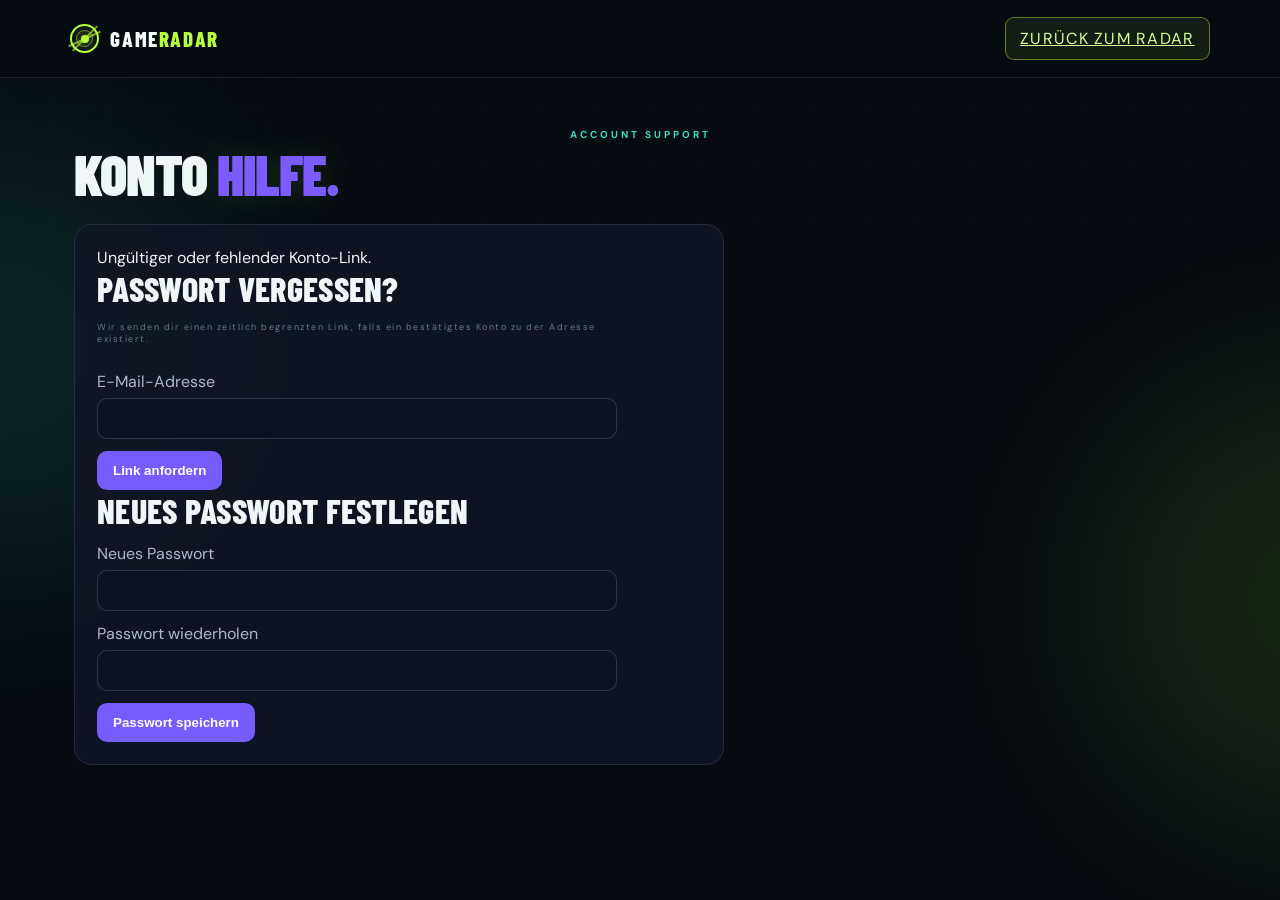
<file: account.html>
<!doctype html>
<html lang="de"><head><meta charset="utf-8"><meta name="viewport" content="width=device-width,initial-scale=1"><meta name="theme-color" content="#070b12"><title>Konto-Hilfe · GameRadar</title><link rel="stylesheet" href="/style.css"><link rel="icon" href="/icon.svg"></head>
<body><div class="ambient ambient-one"></div><div class="ambient ambient-two"></div><header class="topbar"><a class="brand" href="/"><span class="brand-mark"><span></span><i></i></span><span>GAME<span>RADAR</span></span></a><div class="account-area"><a class="login-button" href="/">ZURÜCK ZUM RADAR</a></div></header>
<main class="account-page"><div class="eyebrow">ACCOUNT SUPPORT</div><h1 class="page-title">Konto <span>Hilfe.</span></h1><section class="profile-panel account-action-panel"><div id="accountActionStatus" role="status">Lade …</div><form id="forgotForm" class="profile-form" hidden><h2>Passwort vergessen?</h2><p class="section-note">Wir senden dir einen zeitlich begrenzten Link, falls ein bestätigtes Konto zu der Adresse existiert.</p><label>E-Mail-Adresse<input id="forgotEmail" type="email" maxlength="254" required autocomplete="email"></label><button class="primary-action" type="submit">Link anfordern</button></form><form id="resetForm" class="profile-form" hidden><h2>Neues Passwort festlegen</h2><label>Neues Passwort<input id="newPassword" type="password" minlength="10" maxlength="200" required autocomplete="new-password"></label><label>Passwort wiederholen<input id="confirmPassword" type="password" minlength="10" maxlength="200" required autocomplete="new-password"></label><button class="primary-action" type="submit">Passwort speichern</button></form></section></main><script src="/account.js"></script></body></html>
</file>
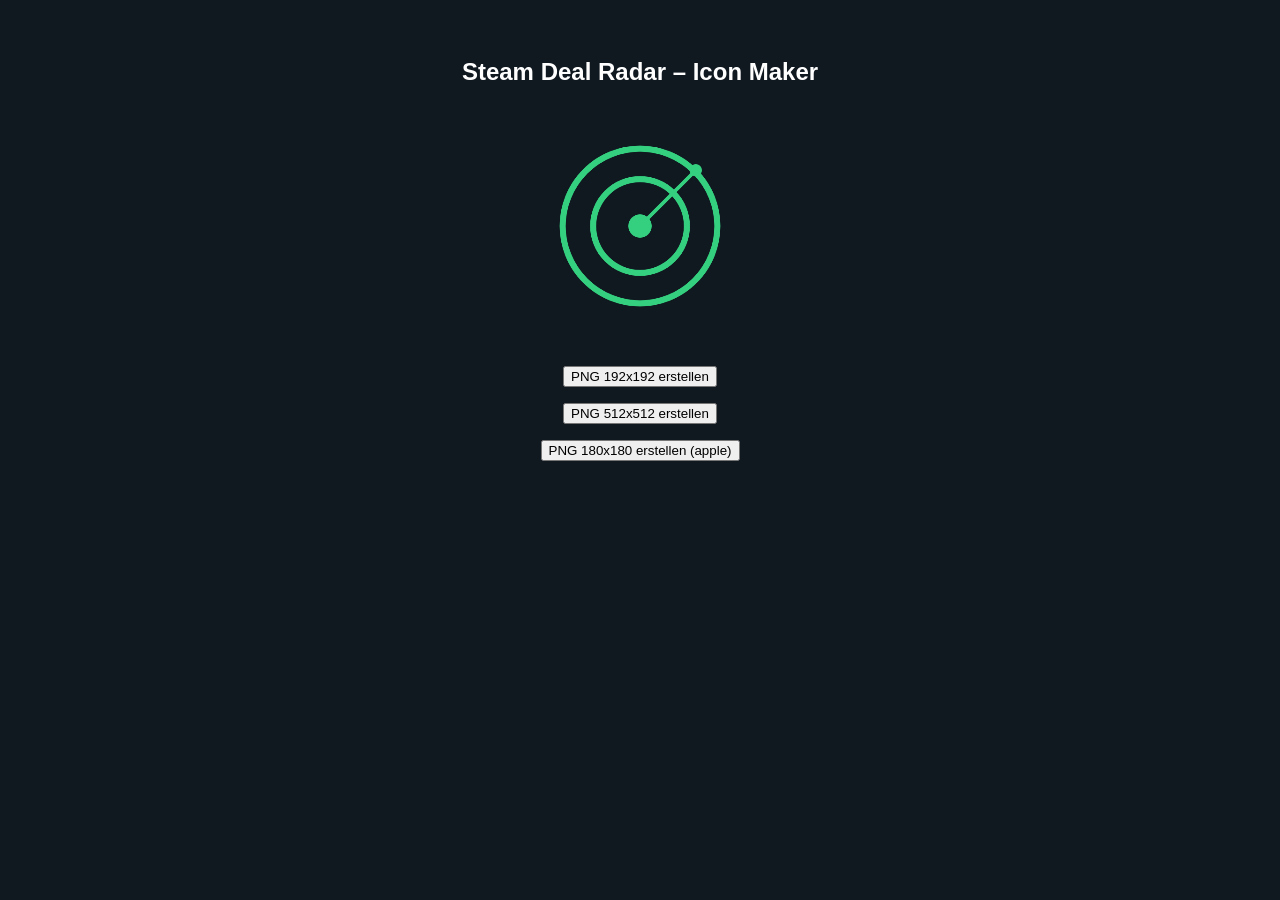
<file: icon-maker.html>
<!DOCTYPE html>
<html lang="de">
<head>
<meta charset="UTF-8">
<meta name="viewport" content="width=device-width, initial-scale=1">
<title>Steam Deal Radar Icon Maker</title>
</head>
<body style="background:#101820;color:white;font-family:Arial;text-align:center;padding:30px">

<h2>Steam Deal Radar – Icon Maker</h2>
<canvas id="icon" width="512" height="512" style="width:240px;max-width:80%;border-radius:25px"></canvas>

<p>
<button onclick="downloadIcon(192)">PNG 192x192 erstellen</button>
</p>
<p>
<button onclick="downloadIcon(512)">PNG 512x512 erstellen</button>
</p>
<p>
<button onclick="downloadIcon(180)">PNG 180x180 erstellen (apple)</button>
</p>

<script>
const canvas = document.getElementById("icon");
const ctx = canvas.getContext("2d");

function drawIcon() {
    ctx.fillStyle = "#101820";
    ctx.fillRect(0, 0, 512, 512);

    // Radar-Ringe
    ctx.strokeStyle = "#35d07f";
    ctx.lineWidth = 13;

    [100, 165].forEach(radius => {
        ctx.beginPath();
        ctx.arc(256, 256, radius, 0, Math.PI * 2);
        ctx.stroke();
    });

    // Radar-Achsen
    ctx.lineWidth = 8;
    ctx.beginPath();
    ctx.moveTo(256, 256);
    ctx.lineTo(375, 137);
    ctx.stroke();

    // Radar-Punkt
    ctx.fillStyle = "#35d07f";
    ctx.beginPath();
    ctx.arc(256, 256, 25, 0, Math.PI * 2);
    ctx.fill();

    // Zielpunkt
    ctx.beginPath();
    ctx.arc(375, 137, 13, 0, Math.PI * 2);
    ctx.fill();
}

function downloadIcon(size) {
    const output = document.createElement("canvas");
    output.width = size;
    output.height = size;

    const context = output.getContext("2d");
    context.drawImage(canvas, 0, 0, size, size);

    const link = document.createElement("a");
    link.download = `icon-${size}.png`;
    link.href = output.toDataURL("image/png");
    link.click();
}

drawIcon();
</script>

</body>
</html>
</file>
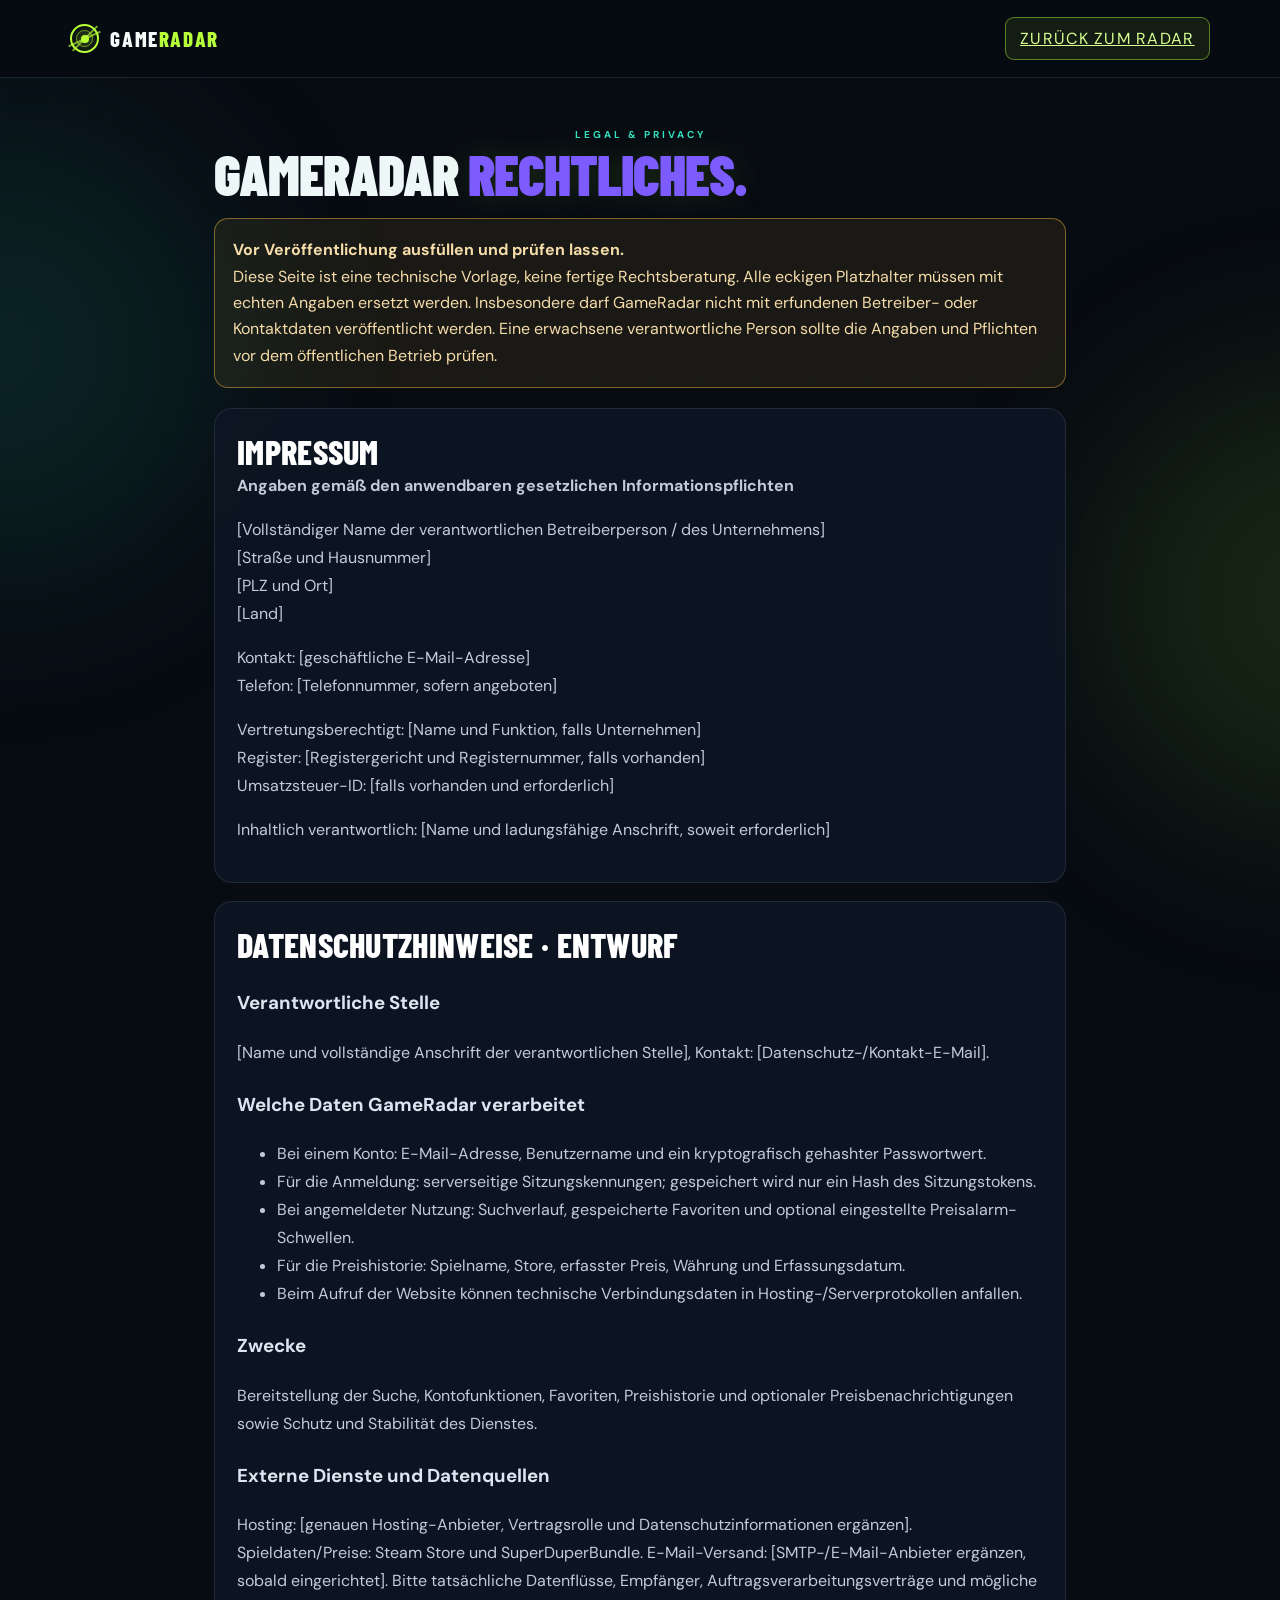
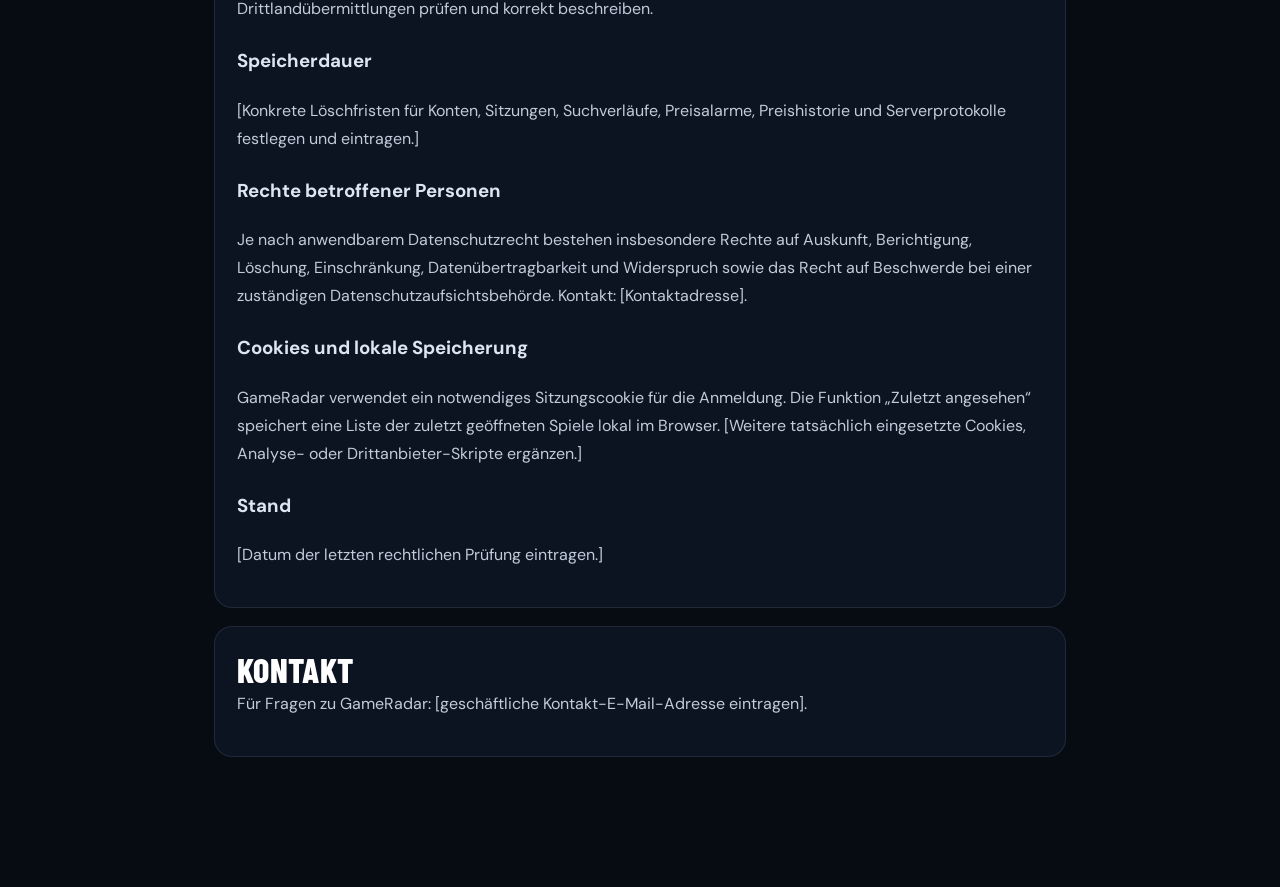
<file: legal.html>
<!doctype html>
<html lang="de"><head><meta charset="utf-8"><meta name="viewport" content="width=device-width,initial-scale=1"><meta name="theme-color" content="#070b12"><title>Rechtliches · GameRadar</title><link rel="stylesheet" href="/style.css"><link rel="icon" href="/icon.svg"></head>
<body><div class="ambient ambient-one"></div><div class="ambient ambient-two"></div><header class="topbar"><a class="brand" href="/"><span class="brand-mark"><span></span><i></i></span><span>GAME<span>RADAR</span></span></a><div class="account-area"><a class="login-button" href="/">ZURÜCK ZUM RADAR</a></div></header>
<main class="account-page legal-page"><div class="eyebrow">LEGAL & PRIVACY</div><h1 class="page-title">GameRadar <span>Rechtliches.</span></h1><div class="legal-warning"><b>Vor Veröffentlichung ausfüllen und prüfen lassen.</b><p>Diese Seite ist eine technische Vorlage, keine fertige Rechtsberatung. Alle eckigen Platzhalter müssen mit echten Angaben ersetzt werden. Insbesondere darf GameRadar nicht mit erfundenen Betreiber- oder Kontaktdaten veröffentlicht werden. Eine erwachsene verantwortliche Person sollte die Angaben und Pflichten vor dem öffentlichen Betrieb prüfen.</p></div>
<section class="profile-panel legal-section" id="impressum"><h2>Impressum</h2><p><b>Angaben gemäß den anwendbaren gesetzlichen Informationspflichten</b></p><p>[Vollständiger Name der verantwortlichen Betreiberperson / des Unternehmens]<br>[Straße und Hausnummer]<br>[PLZ und Ort]<br>[Land]</p><p>Kontakt: [geschäftliche E-Mail-Adresse]<br>Telefon: [Telefonnummer, sofern angeboten]</p><p>Vertretungsberechtigt: [Name und Funktion, falls Unternehmen]<br>Register: [Registergericht und Registernummer, falls vorhanden]<br>Umsatzsteuer-ID: [falls vorhanden und erforderlich]</p><p>Inhaltlich verantwortlich: [Name und ladungsfähige Anschrift, soweit erforderlich]</p></section>
<section class="profile-panel legal-section" id="datenschutz"><h2>Datenschutzhinweise · Entwurf</h2><h3>Verantwortliche Stelle</h3><p>[Name und vollständige Anschrift der verantwortlichen Stelle], Kontakt: [Datenschutz-/Kontakt-E-Mail].</p><h3>Welche Daten GameRadar verarbeitet</h3><ul><li>Bei einem Konto: E-Mail-Adresse, Benutzername und ein kryptografisch gehashter Passwortwert.</li><li>Für die Anmeldung: serverseitige Sitzungskennungen; gespeichert wird nur ein Hash des Sitzungstokens.</li><li>Bei angemeldeter Nutzung: Suchverlauf, gespeicherte Favoriten und optional eingestellte Preisalarm-Schwellen.</li><li>Für die Preishistorie: Spielname, Store, erfasster Preis, Währung und Erfassungsdatum.</li><li>Beim Aufruf der Website können technische Verbindungsdaten in Hosting-/Serverprotokollen anfallen.</li></ul><h3>Zwecke</h3><p>Bereitstellung der Suche, Kontofunktionen, Favoriten, Preishistorie und optionaler Preisbenachrichtigungen sowie Schutz und Stabilität des Dienstes.</p><h3>Externe Dienste und Datenquellen</h3><p>Hosting: [genauen Hosting-Anbieter, Vertragsrolle und Datenschutzinformationen ergänzen]. Spieldaten/Preise: Steam Store und SuperDuperBundle. E-Mail-Versand: [SMTP-/E-Mail-Anbieter ergänzen, sobald eingerichtet]. Bitte tatsächliche Datenflüsse, Empfänger, Auftragsverarbeitungsverträge und mögliche Drittlandübermittlungen prüfen und korrekt beschreiben.</p><h3>Speicherdauer</h3><p>[Konkrete Löschfristen für Konten, Sitzungen, Suchverläufe, Preisalarme, Preishistorie und Serverprotokolle festlegen und eintragen.]</p><h3>Rechte betroffener Personen</h3><p>Je nach anwendbarem Datenschutzrecht bestehen insbesondere Rechte auf Auskunft, Berichtigung, Löschung, Einschränkung, Datenübertragbarkeit und Widerspruch sowie das Recht auf Beschwerde bei einer zuständigen Datenschutzaufsichtsbehörde. Kontakt: [Kontaktadresse].</p><h3>Cookies und lokale Speicherung</h3><p>GameRadar verwendet ein notwendiges Sitzungscookie für die Anmeldung. Die Funktion „Zuletzt angesehen“ speichert eine Liste der zuletzt geöffneten Spiele lokal im Browser. [Weitere tatsächlich eingesetzte Cookies, Analyse- oder Drittanbieter-Skripte ergänzen.]</p><h3>Stand</h3><p>[Datum der letzten rechtlichen Prüfung eintragen.]</p></section>
<section class="profile-panel legal-section" id="kontakt"><h2>Kontakt</h2><p>Für Fragen zu GameRadar: [geschäftliche Kontakt-E-Mail-Adresse eintragen].</p></section></main></body></html>
</file>
<file: style.css>
@import url('https://fonts.googleapis.com/css2?family=Barlow+Condensed:wght@500;600;700;800;900&family=DM+Sans:wght@400;500;600;700&display=swap');
:root{--bg:#070b12;--panel:#0d1520;--panel2:#101d29;--line:rgba(142,177,190,.14);--text:#edf7f7;--muted:#81939d;--green:#b7ff39;--teal:#35e0c1}
*{box-sizing:border-box}html{scroll-behavior:smooth}body{margin:0;background:var(--bg);color:var(--text);font-family:'DM Sans',sans-serif;min-height:100vh;overflow-x:hidden}
body:before{content:"";position:fixed;inset:0;pointer-events:none;opacity:.15;background-image:linear-gradient(rgba(93,145,153,.12) 1px,transparent 1px),linear-gradient(90deg,rgba(93,145,153,.12) 1px,transparent 1px);background-size:54px 54px;mask-image:linear-gradient(to bottom,black,transparent 75%);z-index:-2}
.ambient{position:absolute;width:440px;height:440px;border-radius:50%;filter:blur(110px);opacity:.12;pointer-events:none;z-index:-1}.ambient-one{background:#2de2b4;top:130px;left:-220px}.ambient-two{background:#9cff28;top:380px;right:-260px}
.topbar{height:78px;border-bottom:1px solid var(--line);display:flex;align-items:center;justify-content:space-between;padding:0 max(calc((100vw - 1180px)/2),5.5vw);background:rgba(7,11,18,.82);backdrop-filter:blur(14px)}
.brand{display:flex;align-items:center;gap:11px;color:#f3fbf9;text-decoration:none;font:800 21px 'Barlow Condensed',sans-serif;letter-spacing:1.6px}.brand>span:last-child>span{color:var(--green)}
.brand-mark{width:29px;height:29px;border:2px solid var(--green);border-radius:50%;display:grid;place-items:center;position:relative}.brand-mark:before,.brand-mark:after{content:"";position:absolute;background:var(--green)}.brand-mark:before{width:2px;height:35px;transform:rotate(45deg);opacity:.65}.brand-mark:after{height:2px;width:35px;transform:rotate(-25deg);opacity:.65}.brand-mark span{width:8px;height:8px;border-radius:50%;background:var(--green);box-shadow:0 0 12px var(--green);z-index:1}.brand-mark i{position:absolute;width:17px;height:17px;border:1px solid rgba(183,255,57,.55);border-radius:50%}
.main-nav{display:flex;gap:38px;height:100%;align-items:center}.main-nav a{height:100%;display:flex;align-items:center;color:#83949c;text-decoration:none;font-size:12px;font-weight:700;letter-spacing:1px;position:relative}.main-nav a:hover,.main-nav a.active{color:var(--text)}.main-nav a.active:after{content:"";position:absolute;bottom:0;left:0;right:0;height:2px;background:var(--green);box-shadow:0 0 12px var(--green)}
.top-status,.results-label{font-size:9px;letter-spacing:1.5px;color:#9bb0b2;font-weight:700;display:flex;align-items:center;gap:9px}.status-dot{width:7px;height:7px;border-radius:50%;background:var(--green);box-shadow:0 0 10px var(--green);display:inline-block}
main{max-width:1180px;margin:auto;padding:0 28px}.hero{text-align:center;padding:100px 0 85px}.eyebrow{font-size:10px;letter-spacing:3px;font-weight:700;color:var(--teal);display:flex;align-items:center;justify-content:center;gap:12px}.eyebrow-line{width:27px;height:1px;background:var(--teal)}
h1,h2,h3,p{margin-top:0}h1{font:900 clamp(60px,8vw,100px)/.88 'Barlow Condensed',sans-serif;letter-spacing:-1px;text-transform:uppercase;margin:25px 0 22px}h1 span{color:var(--green);text-shadow:0 0 35px rgba(183,255,57,.16)}.hero-copy{color:#91a3aa;font-size:14px;line-height:1.8;margin-bottom:30px}
.search-panel{width:min(680px,100%);margin:auto;display:flex;align-items:center;background:#101a24;border:1px solid rgba(183,255,57,.32);box-shadow:0 0 35px rgba(183,255,57,.06),inset 0 0 20px rgba(53,224,193,.025);padding:7px 8px 7px 19px;border-radius:5px}.search-icon{font-size:28px;color:var(--green);margin-right:12px;transform:rotate(-20deg)}.search-panel input{min-width:0;flex:1;background:transparent;border:0;outline:0;color:white;font:500 14px 'DM Sans',sans-serif}.search-panel input::placeholder{color:#657781}.search-panel select{background:#172530;border:1px solid var(--line);color:#c7d5d6;padding:11px 8px;border-radius:3px;margin:0 8px;font-size:11px}.search-panel button{background:var(--green);border:0;color:#10170a;padding:13px 20px;font:800 12px 'DM Sans',sans-serif;letter-spacing:1px;border-radius:3px;cursor:pointer;transition:.2s}.search-panel button:hover{box-shadow:0 0 22px rgba(183,255,57,.35);transform:translateY(-1px)}.search-panel button span{font-size:16px;margin-left:8px}.search-hint{font-size:10px;color:#657781;margin-top:14px}.search-hint span{color:var(--teal)}
.platform-section,.deals-section{padding:30px 0 65px}.section-heading{display:flex;align-items:end;justify-content:space-between;margin-bottom:23px}.section-heading .eyebrow{justify-content:flex-start;font-size:9px;letter-spacing:2.5px}h2{font:800 34px 'Barlow Condensed',sans-serif;text-transform:uppercase;letter-spacing:.3px;margin:7px 0 0}h2 span{color:var(--green)}.section-note{font-size:9px;letter-spacing:1.5px;color:#667a83;padding-bottom:5px}.platform-grid{display:grid;grid-template-columns:repeat(3,1fr);gap:11px}.platform-card{display:flex;align-items:center;gap:13px;background:linear-gradient(110deg,rgba(17,30,41,.94),rgba(12,21,31,.9));border:1px solid var(--line);padding:16px;border-radius:4px;min-width:0;transition:.2s}.platform-card:hover{border-color:rgba(183,255,57,.35);transform:translateY(-2px)}.platform-active{border-color:rgba(183,255,57,.3)}.platform-symbol{width:36px;height:36px;border-radius:4px;display:grid;place-items:center;font:800 19px 'Barlow Condensed',sans-serif;background:#182a35;color:#eaf6f2}.epic-symbol{background:#252a31}.gog-symbol{background:#382b5d}.xbox-symbol{background:#153c2b}.ps-symbol{background:#1b3156}.nintendo-symbol{background:#52212b}.platform-card b,.platform-card small{display:block}.platform-card b{font-size:12px}.platform-card small{font-size:10px;color:#758991;margin-top:4px}.live-pill,.soon-pill{margin-left:auto;font-size:8px;letter-spacing:1px;font-weight:800;padding:5px 7px;border-radius:2px}.live-pill{color:var(--green);background:rgba(183,255,57,.1)}.soon-pill{color:#788a91;background:rgba(120,138,145,.1)}
.deals-section{padding-top:12px;min-height:280px}.deals-heading{margin-bottom:18px}.results-label{padding-bottom:7px;font-size:8px}.games-grid{display:grid;grid-template-columns:repeat(3,minmax(0,1fr));gap:15px}.empty-state{grid-column:1/-1;border:1px dashed rgba(142,177,190,.2);border-radius:5px;min-height:220px;display:flex;align-items:center;justify-content:center;flex-direction:column;text-align:center;background:rgba(13,21,32,.5)}.empty-state h3{font:700 21px 'Barlow Condensed',sans-serif;text-transform:uppercase;letter-spacing:1px;margin:10px 0 5px}.empty-state p{color:#71848c;font-size:11px;margin:0}.radar-loader{width:48px;height:48px;border:1px solid rgba(183,255,57,.5);border-radius:50%;position:relative;overflow:hidden}.radar-loader:before{content:"";position:absolute;inset:7px;border:1px solid rgba(183,255,57,.3);border-radius:50%}.radar-loader span{position:absolute;width:50%;height:50%;right:50%;top:0;transform-origin:100% 100%;background:linear-gradient(45deg,transparent,rgba(183,255,57,.35));animation:scan 2s linear infinite}.radar-loader i{position:absolute;width:5px;height:5px;background:var(--green);border-radius:50%;top:13px;right:13px;box-shadow:0 0 9px var(--green)}@keyframes scan{to{transform:rotate(360deg)}}
.game-card{overflow:hidden;background:#0e1822;border:1px solid var(--line);border-radius:5px;transition:.2s}.game-card:hover{transform:translateY(-3px);border-color:rgba(183,255,57,.4)}.game-image{width:100%;height:155px;object-fit:cover;background:#17232d;display:block}.game-info{padding:14px}.game-info h3{font:700 19px 'Barlow Condensed',sans-serif;margin:0 0 12px;white-space:nowrap;overflow:hidden;text-overflow:ellipsis}.game-bottom{display:flex;justify-content:space-between;align-items:center;gap:8px}.game-price{font-weight:800;color:var(--green);font-size:14px}.game-link{font-size:9px;letter-spacing:1px;color:#0d1608;background:var(--green);padding:9px 11px;border-radius:3px;text-decoration:none;font-weight:800}.error-state{color:#ff9d9d}
footer{max-width:1180px;margin:0 auto;border-top:1px solid var(--line);padding:25px 28px 30px;display:flex;align-items:center;justify-content:space-between}footer p,footer>span{font-size:8px;letter-spacing:1.4px;color:#657780;margin:0}.footer-brand{font-size:16px}.footer-brand .brand-mark{width:23px;height:23px}
@media(max-width:720px){.topbar{height:66px;padding:0 18px}.main-nav{gap:14px}.main-nav a{font-size:9px;letter-spacing:.4px}.top-status{display:none}.brand{font-size:18px}.hero{padding:75px 0 60px}main{padding:0 18px}.platform-grid{grid-template-columns:repeat(2,minmax(0,1fr))}.games-grid{grid-template-columns:repeat(2,minmax(0,1fr))}.game-image{height:125px}.section-heading{align-items:flex-start}.section-note{font-size:7px}.search-panel{padding-left:11px}.search-panel button{padding:12px 10px;font-size:10px}.search-panel select{margin:0 5px;padding:10px 5px}.search-icon{margin-right:6px}footer{padding:22px 18px;gap:12px;flex-wrap:wrap}footer p{display:none}}
@media(max-width:420px){.main-nav{gap:10px}.main-nav a{font-size:8px}.brand{gap:7px;font-size:16px}.brand-mark{width:25px;height:25px}.hero{padding-top:62px}.hero-copy{font-size:12px}.search-panel input{font-size:12px}.search-panel button{padding:11px 8px}.platform-card{padding:12px 9px;gap:9px}.platform-symbol{width:31px;height:31px}.platform-card b{font-size:10px}.platform-card small{font-size:9px}.live-pill,.soon-pill{font-size:7px;padding:4px}.games-grid{grid-template-columns:1fr 1fr}h2{font-size:29px}}

/* Account and authentication */
.account-area{display:flex;align-items:center;gap:18px}.login-button{border:1px solid rgba(183,255,57,.45);background:rgba(183,255,57,.08);color:#d8ff91;border-radius:9px;padding:10px 14px;font:700 11px inherit;letter-spacing:.08em;cursor:pointer}.auth-backdrop{position:fixed;inset:0;z-index:1000;background:rgba(0,0,0,.76);display:grid;place-items:center;padding:20px}.auth-backdrop[hidden]{display:none}.auth-modal{position:relative;width:min(100%,430px);background:#101722;border:1px solid rgba(183,255,57,.25);border-radius:18px;padding:30px;box-shadow:0 24px 90px #0009;color:#f4f7fb}.auth-modal h2{font-size:30px;margin:8px 0 22px}.auth-close{position:absolute;right:16px;top:12px;background:none;border:0;color:#fff;font-size:30px;cursor:pointer}.auth-tabs{display:flex;gap:8px;margin-bottom:18px}.auth-tab{flex:1;padding:11px;border:1px solid #2b3949;border-radius:8px;background:#172231;color:#aebaca;cursor:pointer}.auth-tab.active{border-color:#b7ff39;color:#d8ff91}.auth-modal form{display:grid;gap:9px}.auth-modal label{font-size:12px;color:#bdc8d5}.auth-modal input{width:100%;box-sizing:border-box;border:1px solid #334253;border-radius:8px;background:#080f18;color:#fff;padding:13px;font:inherit;margin-bottom:8px}.auth-submit{margin-top:8px;padding:14px;border:0;border-radius:8px;background:#b7ff39;color:#10170a;font-weight:800;cursor:pointer}.auth-modal #authMessage{min-height:20px;color:#c5d0dc;font-size:13px}.account-chip{border:1px solid #334253;border-radius:9px;padding:9px 12px;color:#d8ff91;font-size:12px;background:#111c28}.account-chip button{margin-left:8px;background:none;border:0;color:#fff;text-decoration:underline;cursor:pointer}@media(max-width:760px){.account-area{gap:8px}.top-status{display:none}.login-button{padding:9px;font-size:10px}.auth-modal{padding:24px}}

/* Selectable platform cards and subscription tiers */
.platform-card{width:100%;text-align:left;color:inherit;font:inherit;cursor:pointer}.platform-card.platform-active{border-color:var(--green);box-shadow:0 0 0 1px rgba(183,255,57,.16),0 0 22px rgba(183,255,57,.06)}
.plans-section{padding:18px 0 75px}.plans-grid{display:grid;grid-template-columns:repeat(4,minmax(0,1fr));gap:15px}.plan-card{background:linear-gradient(145deg,rgba(17,30,41,.96),rgba(12,21,31,.96));border:1px solid var(--line);border-radius:6px;padding:21px;min-width:0;display:flex;flex-direction:column}.plan-featured{border-color:rgba(183,255,57,.65);box-shadow:0 0 25px rgba(183,255,57,.07)}.plan-kicker{font-size:9px;letter-spacing:2px;color:var(--green);font-weight:800}.plan-card h3{font:800 25px 'Barlow Condensed',sans-serif;text-transform:uppercase;margin:10px 0}.plan-price{font:800 34px 'Barlow Condensed',sans-serif;color:#f4f7fb;white-space:nowrap}.plan-price small{font:400 11px inherit;color:#80939b;margin-left:5px}.plan-annual{font-size:11px;color:#9aabb2;margin-top:2px;min-height:17px}.plan-card ul{padding-left:18px;min-height:118px;color:#aebdc4;font-size:11px;line-height:1.9;flex:1}.plan-status{display:inline-block;margin:0 0 10px auto}.plan-button{width:100%;padding:12px;border:1px solid #34434b;border-radius:4px;background:#17232b;color:#82949b;font-weight:800;font-size:10px;letter-spacing:1px}.plan-available{border-color:rgba(183,255,57,.35);color:#d8ff91;background:rgba(183,255,57,.08)}.plans-note{font-size:10px;line-height:1.7;color:#81939b;margin-top:15px}@media(max-width:1000px){.plans-grid{grid-template-columns:repeat(2,minmax(0,1fr))}}@media(max-width:720px){.plan-card ul{min-height:0}.main-nav a{white-space:nowrap}}@media(max-width:520px){.plans-grid{grid-template-columns:1fr}}

/* Profile, game detail and owner dashboard */
.account-page,.detail-page{max-width:1180px;margin:50px auto;padding:0 24px 80px;position:relative;z-index:1}
.page-title{font-size:clamp(2rem,5vw,3.5rem);margin:8px 0 12px}.page-title span{color:var(--accent,#7c5cff)}
.profile-layout{display:grid;grid-template-columns:250px minmax(0,1fr);gap:22px;margin-top:28px}
.profile-sidebar,.profile-panel,.detail-panel,.owner-user{background:rgba(15,22,36,.88);border:1px solid rgba(135,155,190,.16);border-radius:18px;padding:22px}
.profile-sidebar{height:max-content}.profile-identity{padding-bottom:18px;border-bottom:1px solid rgba(135,155,190,.16);margin-bottom:14px}.profile-avatar{width:58px;height:58px;border-radius:16px;display:grid;place-items:center;background:linear-gradient(135deg,#745cff,#1dc8c8);font-size:1.5rem;font-weight:800;margin-bottom:12px}
.profile-menu{display:grid;gap:7px}.profile-menu button,.tab-button{border:0;border-radius:10px;background:transparent;color:#aeb9cc;text-align:left;padding:12px 14px;cursor:pointer;font:inherit}.profile-menu button.active,.profile-menu button:hover,.tab-button.active{background:rgba(124,92,255,.17);color:#fff}.profile-content{min-width:0}.profile-panel h2{margin-top:0}.profile-panel[hidden]{display:none}.profile-stat-grid{display:grid;grid-template-columns:repeat(3,minmax(0,1fr));gap:12px;margin:18px 0}.profile-stat{padding:16px;border-radius:13px;background:rgba(255,255,255,.035)}.profile-stat b{display:block;font-size:1.5rem}.profile-list{display:grid;gap:10px}.profile-row{display:flex;align-items:center;justify-content:space-between;gap:12px;padding:13px;border:1px solid rgba(135,155,190,.14);border-radius:12px}.profile-row button,.small-action{border:1px solid rgba(135,155,190,.25);border-radius:9px;background:rgba(255,255,255,.05);color:#fff;padding:8px 11px;cursor:pointer}.profile-form{display:grid;gap:12px;max-width:520px}.profile-form label{display:grid;gap:6px;color:#aeb9cc}.profile-form input,.profile-form select,.owner-user select{width:100%;padding:12px;border-radius:10px;border:1px solid rgba(135,155,190,.25);background:#0b1220;color:#fff}.primary-action{border:0;border-radius:10px;padding:12px 16px;background:#765cff;color:white;font-weight:700;cursor:pointer;width:max-content}.owner-section{margin-top:26px;padding-top:22px;border-top:1px solid rgba(135,155,190,.16)}.owner-users{display:grid;gap:12px;margin-top:16px}.owner-user{display:grid;grid-template-columns:minmax(0,1fr) 145px 130px auto;align-items:center;gap:12px;padding:14px}.owner-user small{display:block;color:#9ba9bf;margin-top:4px}.detail-hero{display:grid;grid-template-columns:220px minmax(0,1fr);gap:26px;align-items:center;margin:24px 0}.detail-cover{width:100%;aspect-ratio:3/4;object-fit:cover;border-radius:16px;background:#111827}.detail-meta{display:flex;flex-wrap:wrap;gap:9px;margin:16px 0}.meta-chip{padding:7px 10px;border:1px solid rgba(135,155,190,.2);border-radius:99px;color:#bdc9db;font-size:.85rem}.detail-offers{display:grid;gap:10px}.offer-row{display:grid;grid-template-columns:minmax(0,1fr) auto auto;align-items:center;gap:14px;padding:14px;border:1px solid rgba(135,155,190,.16);border-radius:12px}.offer-row a{color:#a995ff;text-decoration:none}.detail-actions{display:flex;gap:10px;flex-wrap:wrap;margin-top:18px}.game-card{cursor:pointer}.game-card .game-info h3{cursor:pointer}.game-card .game-art{cursor:pointer}
@media(max-width:760px){.profile-layout{grid-template-columns:1fr}.profile-menu{grid-template-columns:repeat(2,minmax(0,1fr))}.profile-stat-grid{grid-template-columns:1fr 1fr}.owner-user{grid-template-columns:1fr 1fr}.detail-hero{grid-template-columns:120px minmax(0,1fr)}.offer-row{grid-template-columns:1fr auto}.offer-row a{grid-column:1/-1}}

/* Homepage game recommendations and Steam game media */
.suggestions-section{padding:20px 0 54px}.suggestions-grid{margin-top:20px}.suggestion-card .game-image{height:145px}.suggestion-card .game-info h3 a,.game-info h3 a{color:inherit;text-decoration:none}.suggestion-card .store-label{color:var(--green);font-size:9px;letter-spacing:1px;text-transform:uppercase;margin-bottom:8px}.detail-description-short{color:#b8c4d1;line-height:1.65;max-width:760px}.game-media-section{margin-top:30px;padding-top:24px;border-top:1px solid rgba(135,155,190,.16)}.game-media-section h2{margin:0 0 16px}.screenshot-gallery{display:grid;grid-template-columns:repeat(3,minmax(0,1fr));gap:12px}.screenshot-gallery a{display:block;overflow:hidden;border-radius:12px;background:#101827;aspect-ratio:16/9}.screenshot-gallery img{width:100%;height:100%;object-fit:cover;display:block;transition:transform .2s}.screenshot-gallery a:hover img{transform:scale(1.04)}.trailer-grid{display:grid;grid-template-columns:repeat(2,minmax(0,1fr));gap:14px}.trailer-card{background:#0e1822;border:1px solid var(--line);border-radius:12px;overflow:hidden}.trailer-card video,.trailer-card>img{width:100%;aspect-ratio:16/9;display:block;background:#05080d;object-fit:cover}.trailer-card p{padding:0 13px;color:#c4ceda;font-size:12px}.game-description{color:#c0cad7;line-height:1.8;white-space:normal}.detail-cover{object-fit:cover;aspect-ratio:16/9;height:auto;max-height:250px}
@media(max-width:700px){.screenshot-gallery{grid-template-columns:repeat(2,minmax(0,1fr))}.trailer-grid{grid-template-columns:1fr}.suggestion-card .game-image{height:115px}}


/* Game media viewer: clickable screenshots and playable trailer modal */
.screenshot-gallery .screenshot-open{display:block;width:100%;padding:0;border:1px solid rgba(135,155,190,.18);overflow:hidden;border-radius:12px;background:#101827;aspect-ratio:16/9;cursor:zoom-in}
.screenshot-gallery .screenshot-open img{width:100%;height:100%;object-fit:cover;display:block;transition:transform .22s}
.screenshot-gallery .screenshot-open:hover img{transform:scale(1.045)}
.screenshot-gallery .screenshot-open:focus-visible,.trailer-open:focus-visible,.media-viewer button:focus-visible{outline:3px solid var(--green);outline-offset:3px}
.media-hint{margin:-7px 0 14px;color:#8797a9;font-size:12px}
.trailer-open{position:relative;display:block;width:100%;padding:0;border:0;background:#05080d;cursor:pointer;overflow:hidden}
.trailer-open img{width:100%;aspect-ratio:16/9;display:block;object-fit:cover;transition:transform .2s}
.trailer-open:hover img{transform:scale(1.035)}
.trailer-play{position:absolute;left:50%;top:50%;transform:translate(-50%,-50%);width:62px;height:62px;border-radius:50%;display:grid;place-items:center;padding-left:4px;background:rgba(183,255,57,.94);color:#101708;font-size:24px;box-shadow:0 8px 35px #0009}
.trailer-unavailable{position:relative;min-height:150px;aspect-ratio:16/9;background:#101827;display:grid;place-items:center;color:#aeb9cc;font-size:12px}
.trailer-unavailable img{position:absolute;inset:0;width:100%;height:100%;object-fit:cover;opacity:.35}
.trailer-unavailable span{position:relative;background:#080d15cc;padding:8px 12px;border-radius:8px}
.media-viewer{width:min(96vw,1180px);max-width:none;max-height:94vh;padding:14px;border:1px solid rgba(183,255,57,.25);border-radius:16px;background:#080e17;color:#f4f7fb;box-shadow:0 25px 90px #000b}
.media-viewer::backdrop{background:rgba(0,0,0,.88);backdrop-filter:blur(5px)}
.media-viewer-top{display:flex;align-items:center;justify-content:space-between;gap:16px;padding:2px 2px 12px}
.media-viewer-title{margin:0;color:#dce5ef;font-size:13px;font-weight:700;overflow-wrap:anywhere}
.media-viewer-close{flex:0 0 auto;width:40px;height:40px;border:1px solid rgba(183,255,57,.25);border-radius:10px;background:#152130;color:#fff;font-size:20px;cursor:pointer}
.media-viewer-stage{position:relative;display:flex;align-items:center;justify-content:center;min-height:160px;max-height:78vh;background:#02050a;border-radius:10px;overflow:hidden}
.media-viewer-image{display:block;max-width:100%;max-height:76vh;object-fit:contain}
.media-viewer-video{display:block;width:100%;max-height:76vh;background:#000}
.media-viewer-arrow{position:absolute;z-index:2;top:50%;transform:translateY(-50%);width:46px;height:64px;border:1px solid #ffffff40;border-radius:10px;background:#050b15cc;color:white;font-size:38px;line-height:1;cursor:pointer}
.media-viewer-prev{left:12px}.media-viewer-next{right:12px}.media-viewer-arrow[hidden],.media-viewer-image[hidden],.media-viewer-video[hidden]{display:none}
.media-viewer-count{margin:10px 0 0;text-align:center;color:#91a0b2;font-size:11px}
@media(max-width:600px){.media-viewer{width:98vw;padding:8px;border-radius:12px}.media-viewer-stage{min-height:130px}.media-viewer-image,.media-viewer-video{max-height:68vh}.media-viewer-arrow{width:38px;height:52px;font-size:30px}.media-viewer-prev{left:6px}.media-viewer-next{right:6px}.trailer-play{width:52px;height:52px}}


/* Account recovery, legal pages, recent games and price tools */
.auth-extra{font-size:12px;color:#9eacbd}.auth-extra a,.footer-legal a{color:#b7ff39;text-decoration:none}.text-button{border:0;background:none;color:#b7ff39;cursor:pointer;font:inherit;padding:0}.footer-legal{font-size:12px}.account-action-panel{max-width:650px;margin-top:26px}.account-action-panel[hidden],.profile-panel[hidden]{display:none}.legal-page{max-width:900px}.legal-section{margin-top:18px;line-height:1.75;color:#c1ccda}.legal-section h2{color:#fff}.legal-section h3{margin-top:22px;color:#dce6f2}.legal-section a{color:#b7ff39}.legal-warning{padding:18px;border:1px solid rgba(255,190,70,.45);background:rgba(255,190,70,.08);border-radius:14px;color:#f5dca9;line-height:1.65;margin:20px 0}.legal-warning p{margin-bottom:0}.favorite-row{align-items:flex-start}.favorite-main{min-width:140px;display:grid;gap:6px}.favorite-main small{color:#8fa0b4}.favorite-controls{display:flex;align-items:end;justify-content:flex-end;gap:9px;flex-wrap:wrap}.favorite-controls label{display:grid;gap:4px;font-size:11px;color:#9eacbd}.favorite-controls input[type=number]{width:110px;padding:8px;border-radius:8px;border:1px solid rgba(135,155,190,.25);background:#0b1220;color:#fff}.favorite-controls .alert-toggle{display:flex;align-items:center;gap:5px;padding-bottom:8px}.price-history{display:grid;grid-template-columns:repeat(auto-fit,minmax(220px,1fr));gap:12px}.price-history-card{border:1px solid rgba(135,155,190,.16);border-radius:12px;padding:14px;background:rgba(255,255,255,.025)}.price-history-head{display:flex;justify-content:space-between;gap:12px}.price-history-card svg{width:100%;height:78px;margin:8px 0}.price-history-card small{color:#8fa0b4}.error-state{color:#ffb4b4}
@media(max-width:650px){.favorite-row{display:grid}.favorite-controls{justify-content:flex-start}.favorite-controls input[type=number]{width:100px}}
</file>
